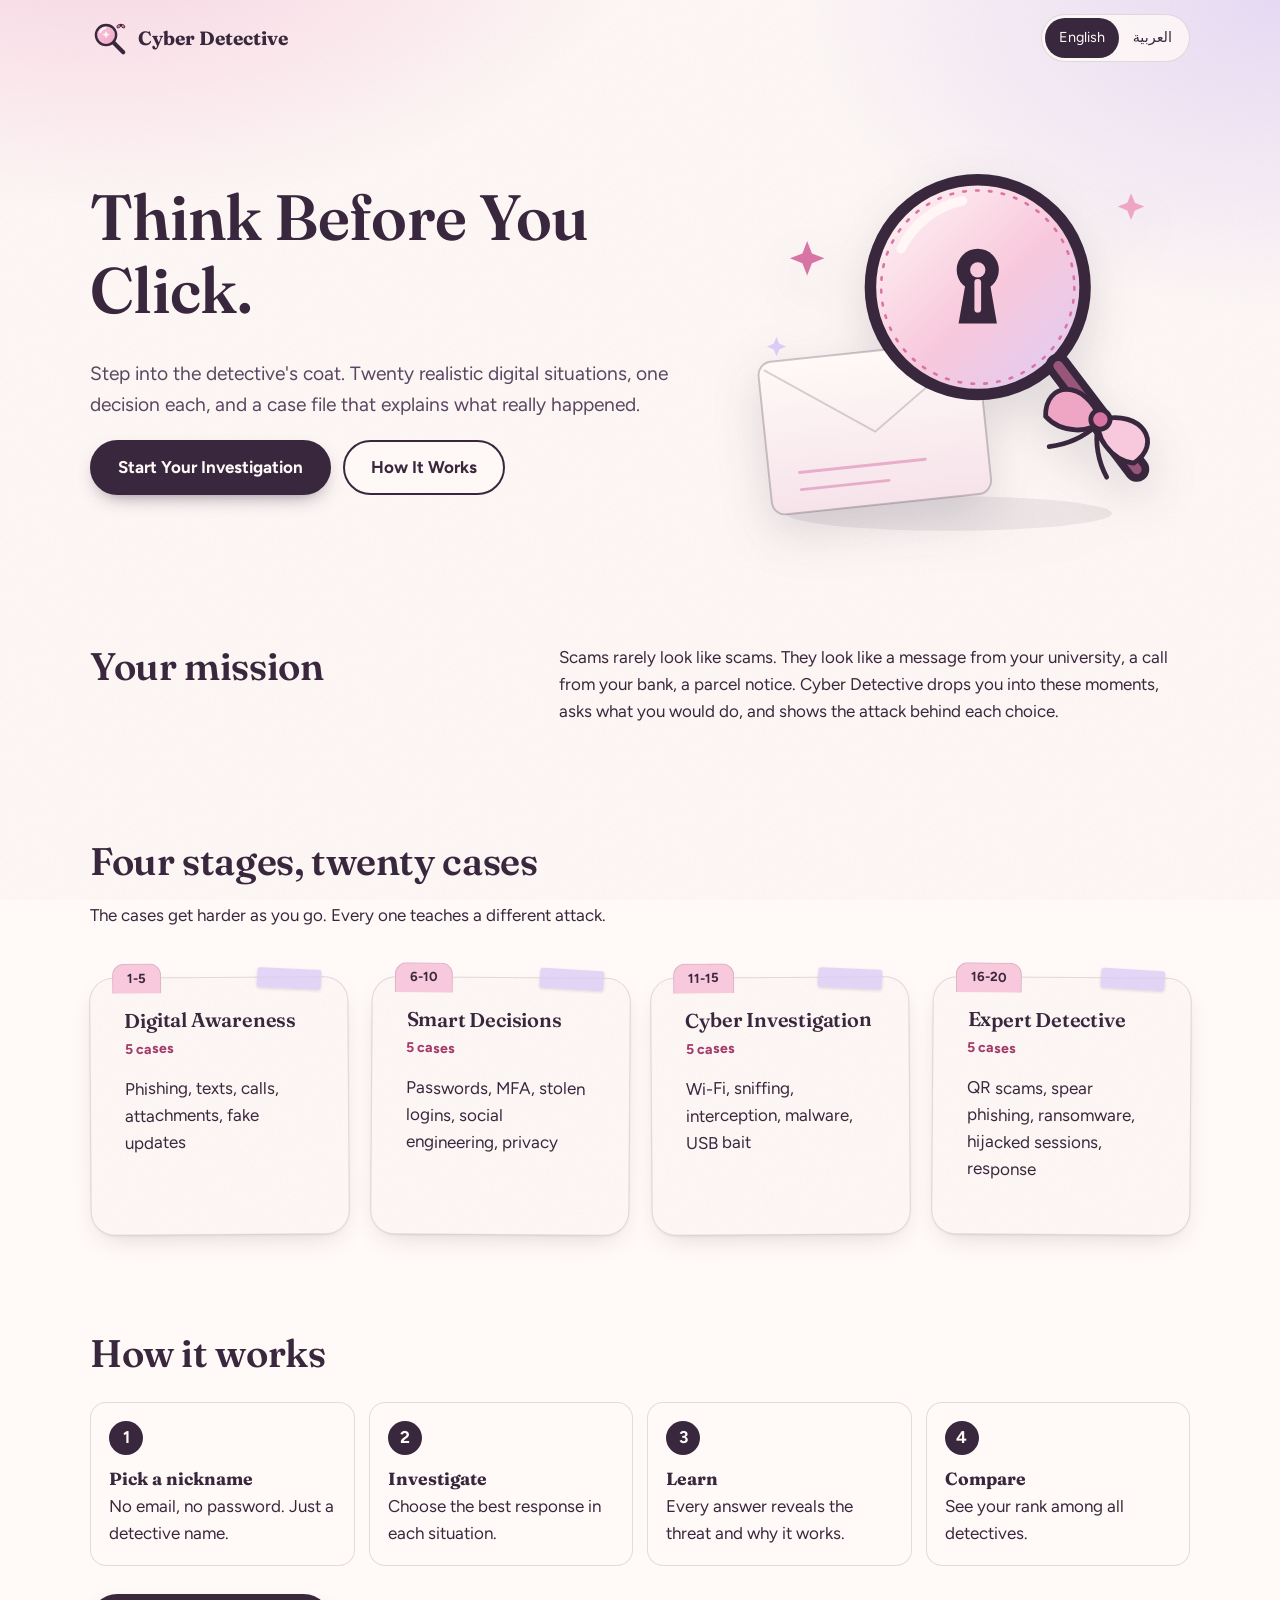
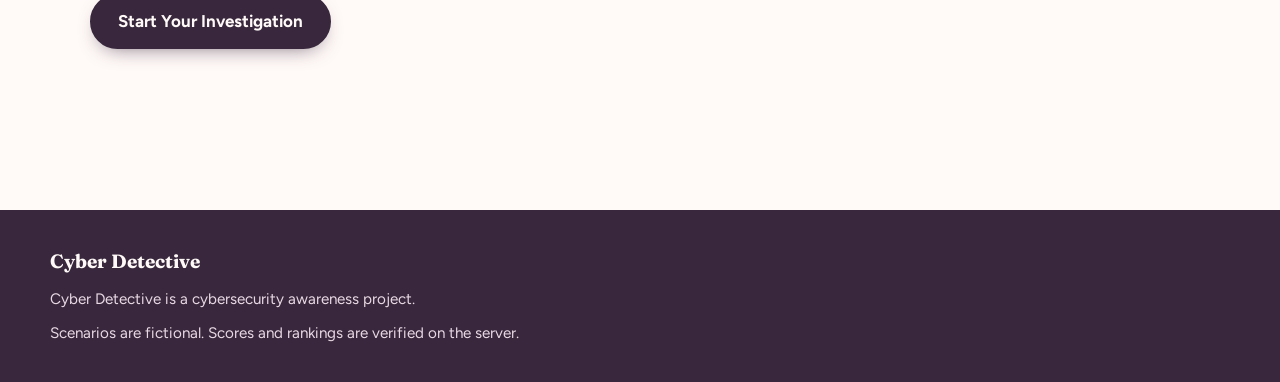
<file: index.html>
<!DOCTYPE html>
<html lang="en" dir="ltr">
<head>
<meta charset="utf-8">
<meta name="viewport" content="width=device-width, initial-scale=1">
<title data-i18n="brand">Cyber Detective</title>
<meta name="description" content="Cyber Detective: an interactive cybersecurity awareness investigation. Think before you click.">
<link rel="icon" href="assets/images/favicon.svg" type="image/svg+xml">
<link rel="preconnect" href="https://fonts.googleapis.com"><link rel="preconnect" href="https://fonts.gstatic.com" crossorigin><link href="https://fonts.googleapis.com/css2?family=Cairo:wght@400;600;700&family=Figtree:wght@400;600;700&family=Fraunces:opsz,wght@9..144,500;9..144,600;9..144,700&display=swap" rel="stylesheet">
<link rel="stylesheet" href="css/global.css">
<link rel="stylesheet" href="css/landing.css">
</head>
<body data-root="" data-page="landing">
<div id="chrome"></div>
<main id="main">
  <section class="hero page-in">
    <div>
      <h1 data-i18n="heroTitle">Think Before You Click.</h1>
      <p class="lead" data-i18n="heroText"></p>
      <div class="btn-row">
        <a class="btn btn-primary" href="pages/nickname.html" data-i18n="ctaStart"></a>
        <a class="btn btn-ghost" href="#how" data-i18n="ctaHow"></a>
      </div>
    </div>
    <div class="hero-art"><img src="assets/images/hero.svg" alt="" width="480" height="440"></div>
  </section>

  <section class="section mission" aria-labelledby="mission-h">
    <h2 id="mission-h" data-i18n="missionTitle"></h2>
    <p data-i18n="missionText"></p>
  </section>

  <section class="section" aria-labelledby="cases-h">
    <h2 id="cases-h" data-i18n="casesTitle"></h2>
    <p data-i18n="casesText"></p>
    <div class="stages">
      <article class="case stage-card" data-tab="1-5"><h3 data-i18n="stage1"></h3><p class="range">5 <span data-i18n="cases"></span></p><p data-i18n="stage1l"></p></article>
      <article class="case stage-card" data-tab="6-10"><h3 data-i18n="stage2"></h3><p class="range">5 <span data-i18n="cases"></span></p><p data-i18n="stage2l"></p></article>
      <article class="case stage-card" data-tab="11-15"><h3 data-i18n="stage3"></h3><p class="range">5 <span data-i18n="cases"></span></p><p data-i18n="stage3l"></p></article>
      <article class="case stage-card" data-tab="16-20"><h3 data-i18n="stage4"></h3><p class="range">5 <span data-i18n="cases"></span></p><p data-i18n="stage4l"></p></article>
    </div>
  </section>

  <section class="section" id="how" aria-labelledby="how-h">
    <h2 id="how-h" data-i18n="howTitle"></h2>
    <ol class="steps">
      <li><b data-i18n="how1t"></b><span data-i18n="how1"></span></li>
      <li><b data-i18n="how2t"></b><span data-i18n="how2"></span></li>
      <li><b data-i18n="how3t"></b><span data-i18n="how3"></span></li>
      <li><b data-i18n="how4t"></b><span data-i18n="how4"></span></li>
    </ol>
    <p style="margin-top:28px"><a class="btn btn-primary" href="pages/nickname.html" data-i18n="ctaStart"></a></p>
  </section>
</main>
<footer class="site-footer"><div class="in"><strong data-i18n="brand"></strong><p data-i18n="footer1"></p><p data-i18n="footer2"></p></div></footer>
<script type="module" src="js/landing.js"></script>
</body>
</html>
</file>
<file: css/global.css>
/* Cyber Detective - global design tokens and shared components */
:root{
  --cotton:#F8C8DC; --blush:#EFA6C5; --lav:#DCCCF5; --cream:#FFF9F7; --plum:#39283D; --rose:#D875A5;
  --plum-2:#5a4660; --line:rgba(57,40,61,.14); --ok:#2E7D5B; --ok-bg:#E8F5EE; --warn:#A23A68; --warn-bg:#FDE9F0;
  --r-lg:24px; --r-md:16px; --r-sm:10px;
  --shadow:0 1px 2px rgba(57,40,61,.06),0 10px 28px -12px rgba(57,40,61,.22);
  --display:"Fraunces","Georgia",serif; --body:"Figtree","Segoe UI",system-ui,sans-serif;
  --paper:url("data:image/svg+xml,%3Csvg xmlns='http://www.w3.org/2000/svg' width='160' height='160'%3E%3Cfilter id='n'%3E%3CfeTurbulence type='fractalNoise' baseFrequency='.9' numOctaves='2' stitchTiles='stitch'/%3E%3CfeColorMatrix values='0 0 0 0 .22 0 0 0 0 .16 0 0 0 0 .24 0 0 0 .05 0'/%3E%3C/filter%3E%3Crect width='160' height='160' filter='url(%23n)'/%3E%3C/svg%3E");
}
html[lang="ar"]{--display:"Cairo","Tahoma",sans-serif;--body:"Cairo","Tahoma",sans-serif}
*,*::before,*::after{box-sizing:border-box}
html{-webkit-text-size-adjust:100%}
body{margin:0;min-height:100vh;font-family:var(--body);font-size:1.0625rem;line-height:1.6;color:var(--plum);overflow-x:hidden;
  background:var(--paper),radial-gradient(900px 500px at 8% -10%,rgba(248,200,220,.75),transparent 60%),radial-gradient(800px 520px at 100% 0%,rgba(220,204,245,.65),transparent 60%),var(--cream);
  background-attachment:fixed}
html[lang="ar"] body{line-height:1.85}
h1,h2,h3{font-family:var(--display);font-weight:600;line-height:1.15;margin:0 0 .5em;letter-spacing:-.01em}
html[lang="ar"] h1,html[lang="ar"] h2,html[lang="ar"] h3{letter-spacing:0;line-height:1.35}
h1{font-size:clamp(2.2rem,7vw,4rem)} h2{font-size:clamp(1.6rem,4.5vw,2.4rem)} h3{font-size:1.25rem}
p{margin:0 0 1em;max-width:62ch} img,svg{max-width:100%;height:auto}
a{color:var(--plum);text-decoration-color:var(--rose);text-underline-offset:3px}
:focus-visible{outline:3px solid var(--rose);outline-offset:3px;border-radius:6px}
.sr-only{position:absolute;width:1px;height:1px;overflow:hidden;clip:rect(0 0 0 0);white-space:nowrap}
.skip{position:absolute;inset-inline-start:12px;top:-60px;background:var(--plum);color:var(--cream);padding:10px 14px;border-radius:10px;z-index:100}
.skip:focus{top:12px}

/* header */
.site-header{display:flex;align-items:center;justify-content:space-between;gap:12px;padding:14px clamp(16px,4vw,40px);max-width:1180px;margin:0 auto}
.brand{display:flex;align-items:center;gap:10px;text-decoration:none;font-family:var(--display);font-weight:700;font-size:1.2rem}
.lang{display:inline-flex;background:rgba(255,249,247,.8);border:1px solid var(--line);border-radius:999px;padding:3px}
.lang button{font:inherit;font-size:.9rem;border:0;background:none;color:var(--plum);padding:8px 14px;min-height:40px;border-radius:999px;cursor:pointer;transition:background .2s,color .2s}
.lang button[aria-pressed="true"]{background:var(--plum);color:var(--cream)}
.lang button:not([aria-pressed="true"]):hover{background:var(--cotton)}

/* layout */
main{max-width:1180px;margin:0 auto;padding:12px clamp(16px,4vw,40px) 64px}
.narrow{max-width:640px;margin-inline:auto}

/* buttons */
.btn{display:inline-flex;align-items:center;justify-content:center;gap:8px;min-height:50px;padding:12px 26px;border-radius:999px;font:inherit;font-weight:700;text-decoration:none;cursor:pointer;border:2px solid var(--plum);transition:transform .18s,box-shadow .18s,background .18s,color .18s}
.btn-primary{background:var(--plum);color:var(--cream);box-shadow:0 8px 20px -10px rgba(57,40,61,.7)}
.btn-primary:hover:not(:disabled){transform:translateY(-2px);background:#4a3550}
.btn-ghost{background:rgba(255,249,247,.7);color:var(--plum)}
.btn-ghost:hover{background:var(--cotton)}
.btn:disabled{opacity:.45;cursor:not-allowed}
.btn-row{display:flex;flex-wrap:wrap;gap:12px}

/* case-file card: folder tab + masking tape */
.case{position:relative;background:var(--cream);background-image:var(--paper);border:1px solid var(--line);border-radius:var(--r-lg);padding:clamp(20px,4vw,34px);box-shadow:var(--shadow);margin-top:18px}
.case::before{content:attr(data-tab);position:absolute;inset-inline-start:22px;top:-15px;background:var(--cotton);color:var(--plum);border:1px solid var(--line);border-bottom:0;border-radius:12px 12px 0 0;padding:3px 14px 5px;font-size:.82rem;font-weight:700}
.case[data-tab=""]::before{display:none}
.case::after{content:"";position:absolute;inset-inline-end:26px;top:-9px;width:64px;height:20px;background:rgba(220,204,245,.8);border-radius:3px;transform:rotate(3deg);box-shadow:0 1px 3px rgba(57,40,61,.15)}

/* forms */
label{display:block;font-weight:700;margin-bottom:6px}
input[type=text]{width:100%;font:inherit;padding:14px 18px;min-height:52px;border-radius:var(--r-md);border:2px solid var(--line);background:#fff;color:var(--plum);transition:border-color .2s,box-shadow .2s}
input[type=text]:focus{outline:none;border-color:var(--rose);box-shadow:0 0 0 4px rgba(216,117,165,.2)}
.hint{font-size:.92rem;color:var(--plum-2);margin:6px 0 0}
.error{color:var(--warn);background:var(--warn-bg);border:1px solid rgba(162,58,104,.25);border-radius:var(--r-sm);padding:10px 14px;margin-top:12px;font-size:.96rem}
.notice{background:var(--lav);border:1px dashed var(--plum);border-radius:var(--r-md);padding:14px 18px;margin:12px 0}
.loading{display:flex;align-items:center;gap:12px;padding:24px 4px;color:var(--plum-2)}
.spinner{width:22px;height:22px;border-radius:50%;border:3px solid var(--cotton);border-top-color:var(--rose);animation:spin .8s linear infinite}
@keyframes spin{to{transform:rotate(360deg)}}

/* page transition + decoration */
.page-in{animation:pageIn .45s ease both}
@keyframes pageIn{from{opacity:0;transform:translateY(10px)}to{opacity:1;transform:none}}
.tw{transform-origin:center;transform-box:fill-box;animation:twinkle 3.6s ease-in-out infinite}
.tw:nth-child(2){animation-delay:1.2s}.tw:nth-child(3){animation-delay:2.2s}
@keyframes twinkle{0%,100%{opacity:.35;transform:scale(.8)}50%{opacity:1;transform:scale(1.1)}}

@media (prefers-reduced-motion:reduce){*,*::before,*::after{animation-duration:.001ms!important;animation-iteration-count:1!important;transition-duration:.001ms!important;scroll-behavior:auto!important}}
</file>
<file: css/landing.css>
.hero{display:grid;gap:28px;align-items:center;padding-top:clamp(8px,3vw,40px)}
.hero h1{max-width:12ch}
.hero .lead{font-size:1.2rem;color:var(--plum-2)}
.hero-art{max-width:460px;margin-inline:auto;width:100%}
.hero-art img{width:100%;display:block;filter:drop-shadow(0 18px 24px rgba(57,40,61,.15))}
@media (min-width:860px){.hero{grid-template-columns:1.1fr .9fr}}
.section{margin-top:clamp(48px,8vw,96px)}
.mission{display:grid;gap:18px}
@media (min-width:860px){.mission{grid-template-columns:1fr 1.4fr;align-items:start}}
.stages{display:grid;gap:22px;grid-template-columns:repeat(auto-fit,minmax(240px,1fr));margin-top:30px}
.stage-card{padding-top:30px}
.stage-card h3{margin-bottom:.35em}
.stage-card ul{margin:10px 0 0;padding-inline-start:1.1em;color:var(--plum-2);font-size:.97rem}
.stage-card .range{font-size:.88rem;font-weight:700;color:var(--warn)}
.stage-card:nth-child(even){transform:rotate(.4deg)}
.stage-card:nth-child(odd){transform:rotate(-.4deg)}
.steps{counter-reset:s;display:grid;gap:14px;padding:0;margin:26px 0 0;list-style:none;grid-template-columns:repeat(auto-fit,minmax(220px,1fr))}
.steps li{counter-increment:s;background:rgba(255,249,247,.85);border:1px solid var(--line);border-radius:var(--r-md);padding:18px 18px 18px 18px;position:relative}
.steps li::before{content:counter(s);display:grid;place-items:center;width:34px;height:34px;border-radius:50%;background:var(--plum);color:var(--cream);font-weight:700;margin-bottom:10px}
.steps b{display:block;font-family:var(--display);font-size:1.1rem}
footer.site-footer{margin-top:80px;background:var(--plum);color:var(--cream);padding:36px clamp(16px,4vw,40px)}
footer .in{max-width:1180px;margin:0 auto;display:grid;gap:10px}
footer p{margin:0;color:#e9d9e4;font-size:.95rem}
footer strong{font-family:var(--display);font-size:1.2rem}
</file>
